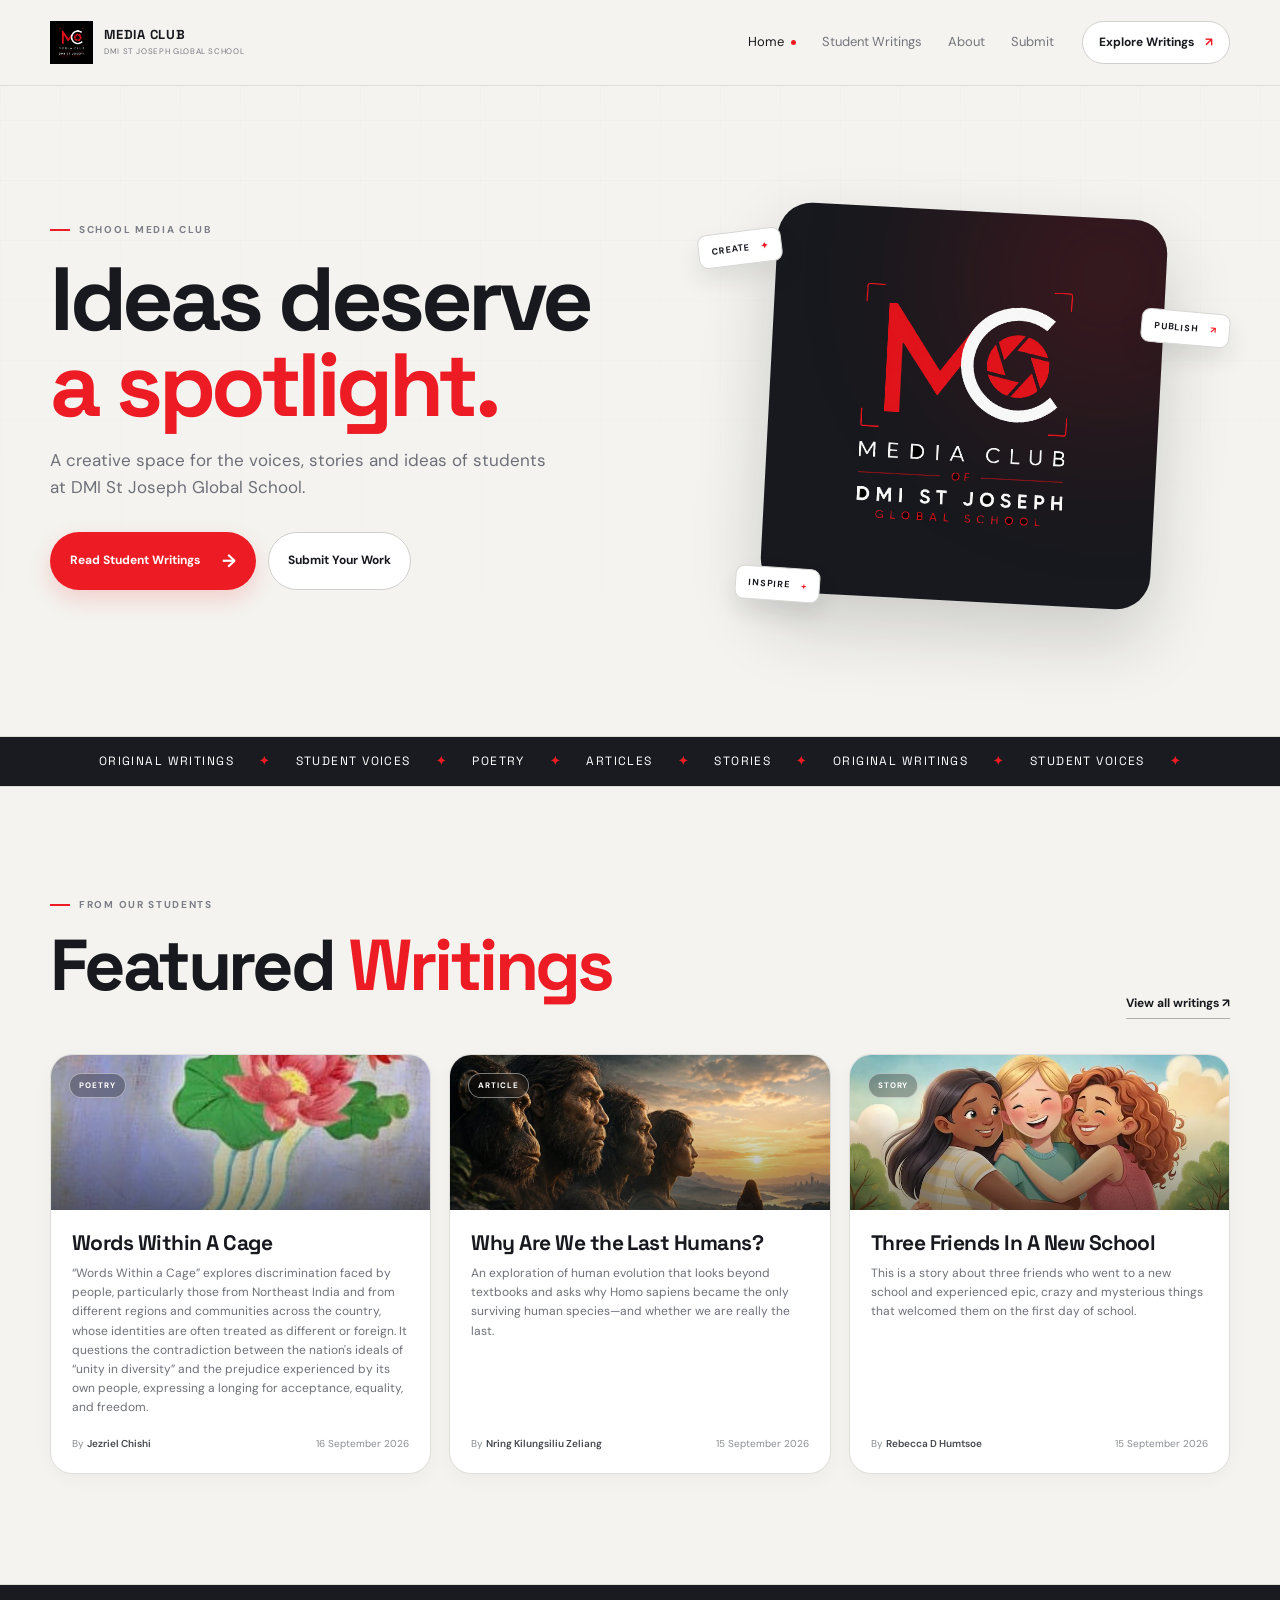
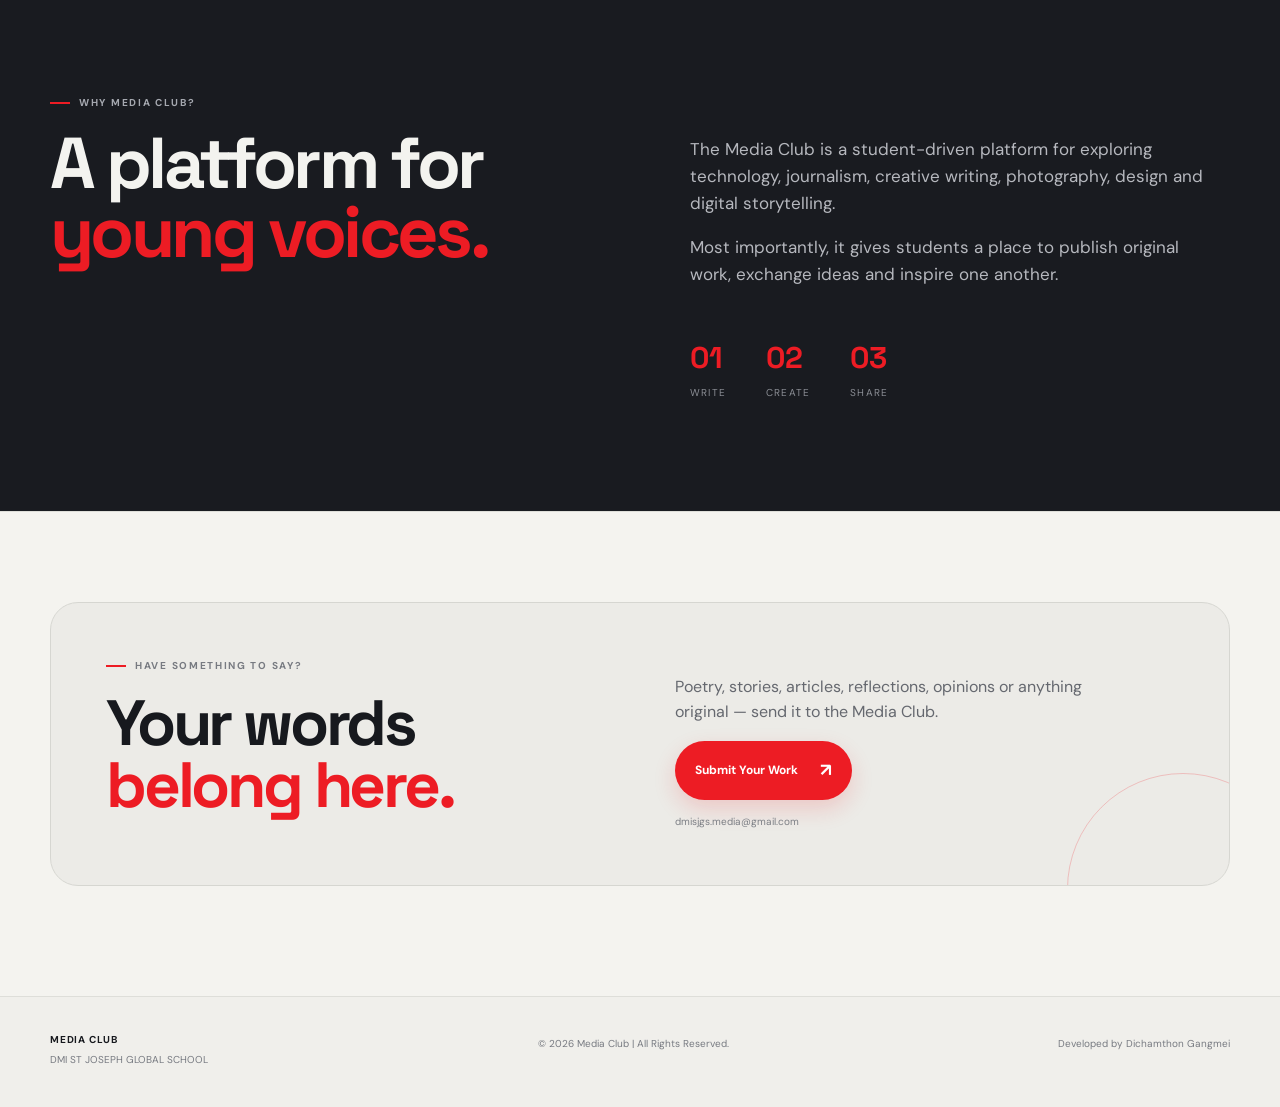
<file: index.html>
<!DOCTYPE html>
<html lang="en">
<head>
  <meta charset="UTF-8" />
  <meta name="viewport" content="width=device-width, initial-scale=1.0" />

  <title>Media Club | DMI St Joseph Global School</title>

  <meta name="description"
        content="Official Media Club of DMI St Joseph Global School. Explore student writings, articles, poetry, stories and creative works." />

  <meta name="keywords"
        content="DMI St Joseph Global School, Media Club, student writings, student articles, poetry, Dimapur" />

  <!-- Favicon -->
  <link rel="icon" type="image/png" sizes="48x48" href="red.png" />
  <link rel="apple-touch-icon" href="red.png" />

  <!-- Open Graph -->
  <meta property="og:title" content="Media Club | DMI St Joseph Global School" />
  <meta property="og:description"
        content="Official Media Club of DMI St Joseph Global School. Explore student writings, articles, poetry, stories and creative works." />
  <meta property="og:image" content="logo-transparent.png" />
  <meta property="og:type" content="website" />

  <!-- Google Search Console -->
  <meta name="google-site-verification"
        content="UwVJxQLOSkOMDiJJSydd3ZMlp75xblvAZ_xP9e0R0fg" />

  <link rel="preconnect" href="https://fonts.googleapis.com">
  <link rel="preconnect" href="https://fonts.gstatic.com" crossorigin>

  <link href="https://fonts.googleapis.com/css2?family=DM+Sans:wght@400;500;600;700&family=Space+Grotesk:wght@500;600;700&display=swap"
        rel="stylesheet">

  <link rel="stylesheet" href="css/style.css" />
</head>
<body>
  <div class="site-bg"></div>

  <header class="header">
    <a class="brand" href="index.html" aria-label="Media Club home">
      <span class="brand-mark"><img src="red.png" alt="Media Club logo"></span>
      <span>
        <strong>MEDIA CLUB</strong>
        <small>DMI ST JOSEPH GLOBAL SCHOOL</small>
      </span>
    </a>
    <nav class="nav">
      <a class="active" href="index.html">Home</a>
      <a href="writings.html">Student Writings</a>
      <a href="#about">About</a>
      <a href="#submit">Submit</a>
    </nav>
    <a class="nav-cta" href="writings.html">Explore Writings <span>↗</span></a>
    <button class="menu-btn" aria-label="Open menu">☰</button>
  </header>

  <main>
    <section class="hero container">
      <div class="hero-copy reveal">
        <div class="eyebrow"><span></span> SCHOOL MEDIA CLUB</div>
        <h1>Ideas deserve<br><em>a spotlight.</em></h1>
        <p class="hero-text">
          A creative space for the voices, stories and ideas of students at
          DMI St Joseph Global School.
        </p>
        <div class="hero-actions">
          <a class="btn btn-primary" href="writings.html">Read Student Writings <span>→</span></a>
          <a class="btn btn-ghost" href="#submit">Submit Your Work</a>
        </div>
      </div>

      <div class="hero-art reveal">
        <div class="hero-logo-panel">
          <div class="logo-glow"></div>
          <img src="logo-transparent.png" alt="Media Club of DMI St Joseph Global School" class="hero-logo">
        </div>
        <div class="floating-note note-one">CREATE <span>✦</span></div>
        <div class="floating-note note-two">PUBLISH <span>↗</span></div>
        <div class="floating-note note-three">INSPIRE <span>+</span></div>
      </div>
    </section>

    <section class="ticker">
      <div class="ticker-track">
        <span>ORIGINAL WRITINGS</span><b>✦</b><span>STUDENT VOICES</span><b>✦</b>
        <span>POETRY</span><b>✦</b><span>ARTICLES</span><b>✦</b>
        <span>STORIES</span><b>✦</b><span>ORIGINAL WRITINGS</span><b>✦</b>
        <span>STUDENT VOICES</span><b>✦</b>
      </div>
    </section>

    <section class="section container" id="featured">
      <div class="section-head reveal">
        <div>
          <div class="eyebrow"><span></span> FROM OUR STUDENTS</div>
          <h2>Featured <em>Writings</em></h2>
        </div>
        <a class="text-link" href="writings.html">View all writings ↗</a>
      </div>
      <div id="featuredGrid" class="writing-grid"></div>
    </section>

    <section class="about-section" id="about">
      <div class="container about-grid">
        <div class="reveal">
          <div class="eyebrow"><span></span> WHY MEDIA CLUB?</div>
          <h2>A platform for<br><em>young voices.</em></h2>
        </div>
        <div class="about-copy reveal">
          <p>
            The Media Club is a student-driven platform for exploring technology, journalism,
            creative writing, photography, design and digital storytelling.
          </p>
          <p>
            Most importantly, it gives students a place to publish original work,
            exchange ideas and inspire one another.
          </p>
          <div class="stat-row">
            <div><strong>01</strong><span>Write</span></div>
            <div><strong>02</strong><span>Create</span></div>
            <div><strong>03</strong><span>Share</span></div>
          </div>
        </div>
      </div>
    </section>

    <section class="submit-section container" id="submit">
      <div class="submit-box reveal">
        <div>
          <div class="eyebrow"><span></span> HAVE SOMETHING TO SAY?</div>
          <h2>Your words<br><em>belong here.</em></h2>
        </div>
        <div class="submit-right">
          <p>Poetry, stories, articles, reflections, opinions or anything original — send it to the Media Club.</p>
          <a class="btn btn-primary" href="mailto:dmisjgs.media@gmail.com?subject=Media Club Submission">Submit Your Work <span>↗</span></a>
          <small>dmisjgs.media@gmail.com</small>
        </div>
      </div>
    </section>
  </main>

  <footer class="footer">
    <div class="container footer-inner">
      <div>
        <strong>MEDIA CLUB</strong>
        <p>DMI ST JOSEPH GLOBAL SCHOOL</p>
      </div>
      
      <p>© 2026 Media Club | All Rights Reserved.</p>
      <p>Developed by Dichamthon Gangmei</p>
    </div>
  </footer>

  <script src="js/articles.js"></script>
  <script src="js/main.js"></script>
</body>
</html>
</file>
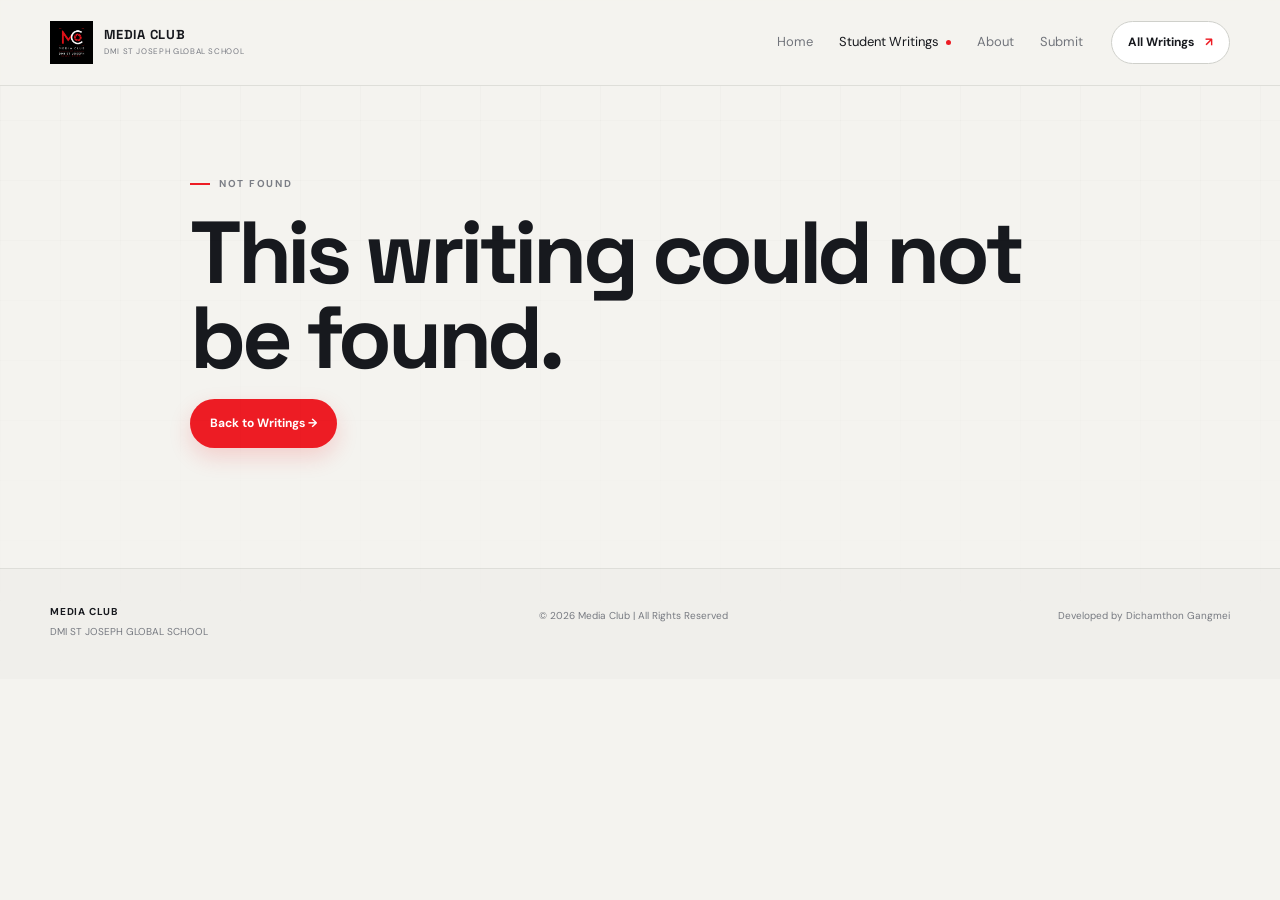
<file: article.html>
<!DOCTYPE html>
<html lang="en">
<head>
  <meta charset="UTF-8" />
  <meta name="viewport" content="width=device-width, initial-scale=1.0" />
  <title>Reading | Media Club</title>
  <link rel="preconnect" href="https://fonts.googleapis.com">
  <link rel="preconnect" href="https://fonts.gstatic.com" crossorigin>
  <link href="https://fonts.googleapis.com/css2?family=DM+Sans:wght@400;500;600;700&family=Space+Grotesk:wght@500;600;700&display=swap" rel="stylesheet">
  <link rel="stylesheet" href="css/style.css" />
  <link rel="icon" type="image/png" href="red.png">
</head>
<body>
  <div class="site-bg"></div>
  <header class="header">
    <a class="brand" href="index.html">
      <span class="brand-mark"><img src="red.png" alt="Media Club logo"></span>
      <span><strong>MEDIA CLUB</strong><small>DMI ST JOSEPH GLOBAL SCHOOL</small></span>
    </a>
    <nav class="nav">
      <a href="index.html">Home</a>
      <a class="active" href="writings.html">Student Writings</a>
      <a href="index.html#about">About</a>
      <a href="index.html#submit">Submit</a>
    </nav>
    <a class="nav-cta" href="writings.html">All Writings <span>↗</span></a>
    <button class="menu-btn" aria-label="Open menu">☰</button>
  </header>

  <main id="articlePage"></main>

  <footer class="footer">
    <div class="container footer-inner">
      <div><strong>MEDIA CLUB</strong><p>DMI ST JOSEPH GLOBAL SCHOOL</p></div>
      <p>© 2026 Media Club | All Rights Reserved</p>
      <p>Developed by Dichamthon Gangmei</p>
    </div>
  </footer>

  <div id="toast" class="toast">Link copied!</div>
  <script src="js/articles.js"></script>
  <script src="js/main.js"></script>
  <script src="js/article.js"></script>
</body>
</html>
</file>
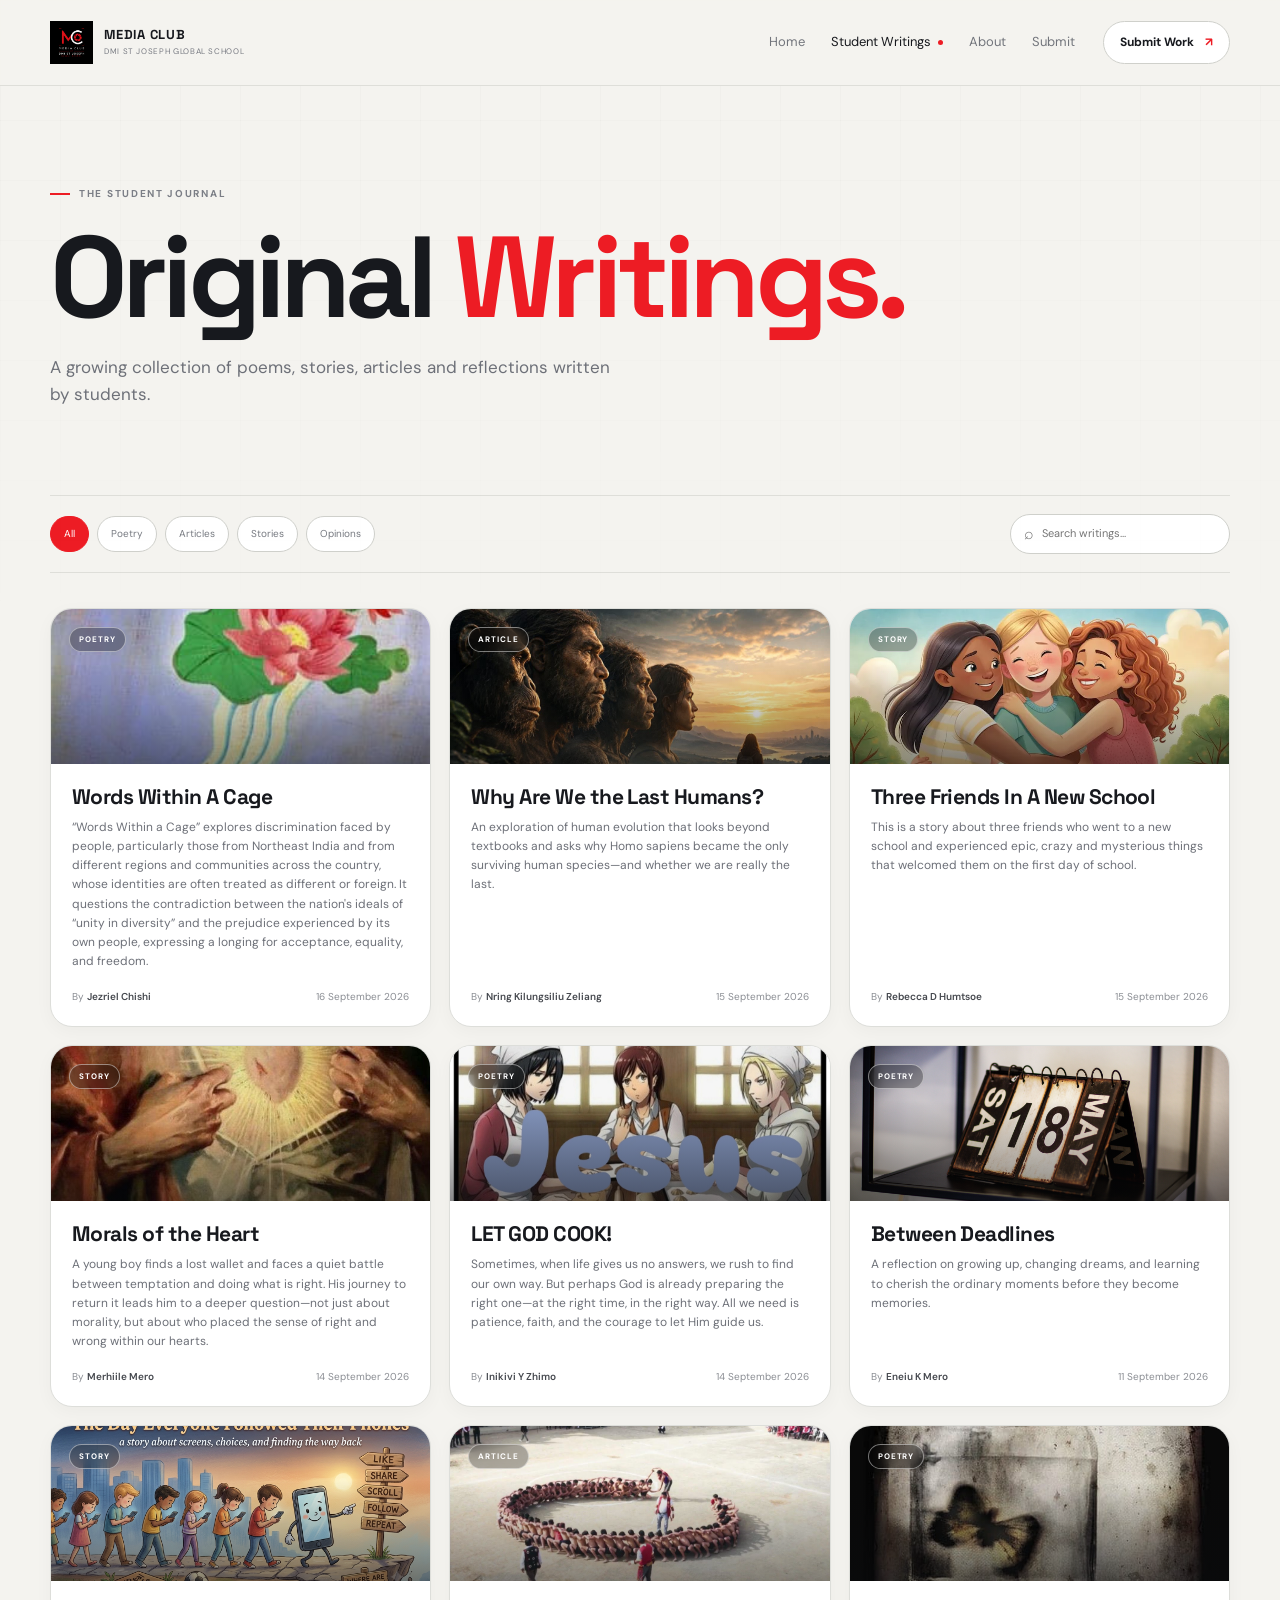
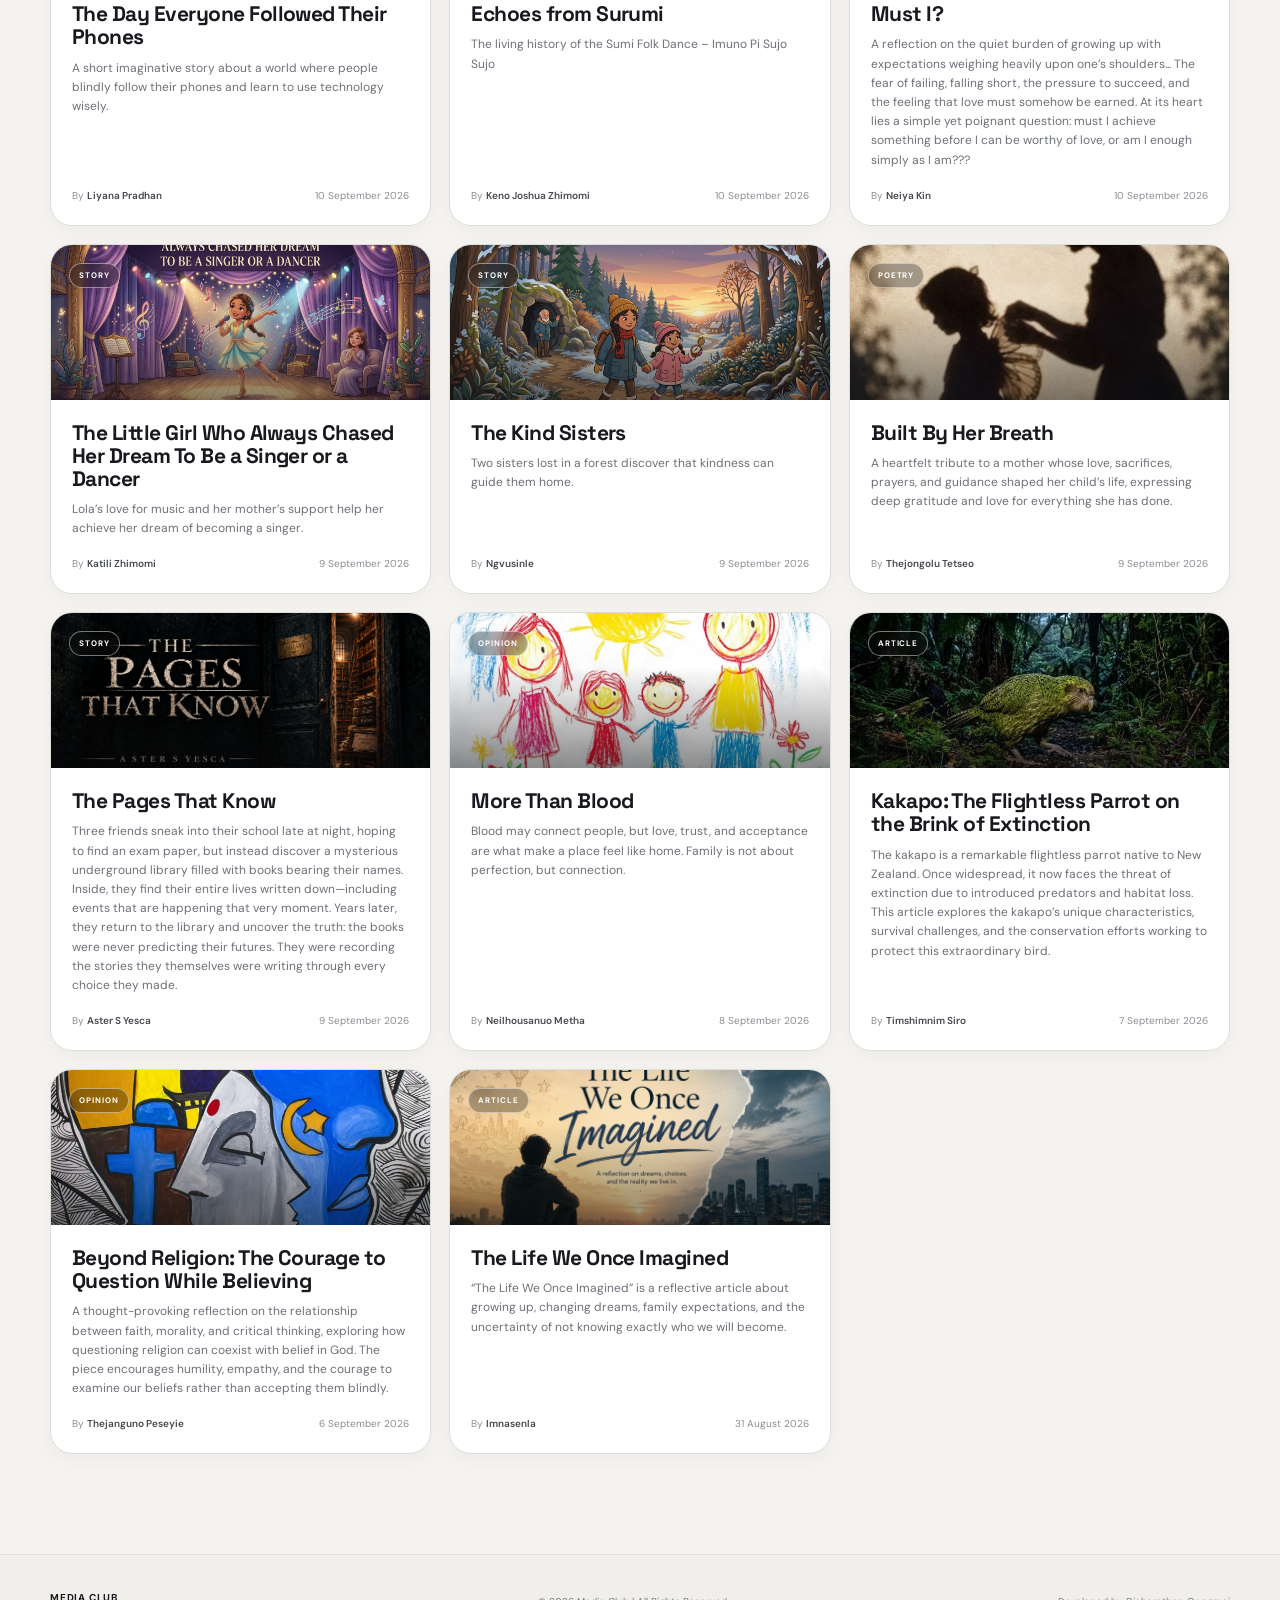
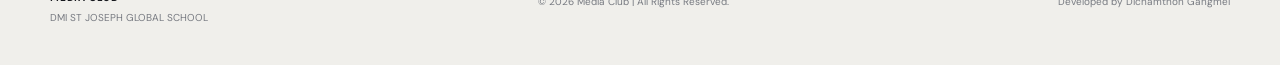
<file: writings.html>
<!DOCTYPE html>
<html lang="en">
<head>
  <meta charset="UTF-8" />
  <meta name="viewport" content="width=device-width, initial-scale=1.0" />
  <meta name="description" content="Original writings by students of DMI St Joseph Global School Media Club." />
  <title>Student Writings | Media Club</title>
  <link rel="preconnect" href="https://fonts.googleapis.com">
  <link rel="preconnect" href="https://fonts.gstatic.com" crossorigin>
  <link href="https://fonts.googleapis.com/css2?family=DM+Sans:wght@400;500;600;700&family=Space+Grotesk:wght@500;600;700&display=swap" rel="stylesheet">
  <link rel="stylesheet" href="css/style.css" />
  <link rel="icon" type="image/png" href="red.png">
</head>
<body>
  <div class="site-bg"></div>
  <header class="header">
    <a class="brand" href="index.html">
      <span class="brand-mark"><img src="red.png" alt="Media Club logo"></span>
      <span><strong>MEDIA CLUB</strong><small>DMI ST JOSEPH GLOBAL SCHOOL</small></span>
    </a>
    <nav class="nav">
      <a href="index.html">Home</a>
      <a class="active" href="writings.html">Student Writings</a>
      <a href="index.html#about">About</a>
      <a href="index.html#submit">Submit</a>
    </nav>
    <a class="nav-cta" href="index.html#submit">Submit Work <span>↗</span></a>
    <button class="menu-btn" aria-label="Open menu">☰</button>
  </header>

  <main>
    <section class="page-hero container reveal">
      <div class="eyebrow"><span></span> THE STUDENT JOURNAL</div>
      <h1>Original <em>Writings.</em></h1>
      <p>A growing collection of poems, stories, articles and reflections written by students.</p>
    </section>

    <section class="container writings-controls">
      <div class="filter-tabs" id="filters">
        <button class="filter active" data-filter="All">All</button>
        <button class="filter" data-filter="Poetry">Poetry</button>
        <button class="filter" data-filter="Article">Articles</button>
        <button class="filter" data-filter="Story">Stories</button>
        <button class="filter" data-filter="Opinion">Opinions</button>
      </div>
      <label class="search-box">
        <span>⌕</span>
        <input id="searchInput" type="search" placeholder="Search writings..." />
      </label>
    </section>

    <section class="container">
      <div id="allWritingsGrid" class="writing-grid full-grid"></div>
      <div id="emptyState" class="empty-state hidden">
        <strong>No writings found.</strong>
        <span>Try another keyword or category.</span>
      </div>
    </section>
  </main>

  <footer class="footer">
    <div class="container footer-inner">
      <div><strong>MEDIA CLUB</strong><p>DMI ST JOSEPH GLOBAL SCHOOL</p></div>
      <p>© 2026 Media Club | All Rights Reserved.</p>
      <p>Developed by Dichamthon Gangmei</p>
    </div>
  </footer>

  <script src="js/articles.js"></script>
  <script src="js/main.js"></script>
  <script src="js/writings.js"></script>
</body>
</html>
</file>
<file: css/style.css>
:root{
  --bg:#f4f3ef;
  --paper:#ffffff;
  --panel:#17191e;
  --panel-2:#22252b;
  --line:#deded9;
  --text:#17191e;
  --muted:#6d7078;
  --accent:#ed1c24;
  --accent-dark:#bd1118;
  --soft-red:#fff0f0;
  --max:1180px;
  --radius:22px;
}
*{box-sizing:border-box}
html{scroll-behavior:smooth}
body{margin:0;background:var(--bg);color:var(--text);font-family:"DM Sans",sans-serif;line-height:1.6}
a{color:inherit;text-decoration:none}
button,input{font:inherit}
.site-bg{position:fixed;inset:0;pointer-events:none;opacity:.42;background-image:linear-gradient(rgba(23,25,30,.045) 1px,transparent 1px),linear-gradient(90deg,rgba(23,25,30,.045) 1px,transparent 1px);background-size:60px 60px;mask-image:linear-gradient(to bottom,#000,transparent 85%)}
.container{width:min(var(--max),calc(100% - 48px));margin:auto}
.header{height:86px;border-bottom:1px solid var(--line);display:flex;align-items:center;gap:28px;padding:0 max(24px,calc((100vw - var(--max))/2));position:sticky;top:0;z-index:10;background:rgba(244,243,239,.9);backdrop-filter:blur(16px)}
.brand{display:flex;align-items:center;gap:11px;margin-right:auto}
.brand-mark{width:43px;height:43px;display:grid;place-items:center}
.brand-mark img{width:100%;height:100%;object-fit:contain}
.brand strong,.brand small{display:block;line-height:1.15}
.brand strong{font-family:"Space Grotesk";font-size:13px;letter-spacing:.06em}
.brand small{font-size:8px;color:#777a82;letter-spacing:.08em;margin-top:4px}
.nav{display:flex;gap:26px;align-items:center;}
.nav a{font-size:13px;color:#72757c;transition:.2s}
.nav a:hover,.nav a.active{color:var(--text)}
.nav a.active:after{content:"";display:inline-block;width:5px;height:5px;background:var(--accent);border-radius:50%;margin-left:7px;vertical-align:middle}
.nav-cta{border:1px solid #cfd0cb;border-radius:100px;padding:11px 16px;font-size:12px;font-weight:700;background:#fff}
.nav-cta span{color:var(--accent);margin-left:8px}
.menu-btn{display:none;background:none;border:0;color:var(--text);font-size:23px}
.hero{min-height:650px;display:grid;grid-template-columns:1.05fr .95fr;align-items:center;gap:60px;padding-top:65px;padding-bottom:75px}
.eyebrow{font-size:10px;font-weight:700;letter-spacing:.17em;color:#7b7e86;display:flex;align-items:center;gap:9px}
.eyebrow span{width:20px;height:2px;background:var(--accent);display:inline-block}
h1,h2{font-family:"Space Grotesk",sans-serif;line-height:.97;letter-spacing:-.05em;margin:18px 0}
.hero h1{font-size:clamp(58px,7vw,100px);max-width:760px}
h1 em,h2 em{font-style:normal;color:var(--accent)}
.hero-text{color:var(--muted);max-width:510px;font-size:17px}
.hero-actions{display:flex;gap:12px;margin-top:30px;flex-wrap:wrap}
.btn{display:inline-flex;align-items:center;gap:22px;padding:14px 19px;border-radius:100px;font-size:12px;font-weight:700;border:1px solid transparent;transition:transform .2s,background .2s}
.btn:hover{transform:translateY(-2px)}
.btn-primary{background:var(--accent);color:#fff;box-shadow:0 9px 22px rgba(237,28,36,.17)}
.btn-ghost{border-color:#cfd0cb;color:var(--text);background:#fff}
.btn-primary span{font-size:18px}
.hero-art{min-height:500px;position:relative;display:grid;place-items:center}
.hero-logo-panel{width:min(390px,80%);aspect-ratio:1/1;border-radius:34px;background:#17191e;display:grid;place-items:center;position:relative;overflow:hidden;box-shadow:0 30px 70px rgba(23,25,30,.18);transform:rotate(3deg)}
.hero-logo{width:92%;height:92%;object-fit:contain;position:relative;z-index:2}
.logo-glow{position:absolute;width:300px;height:300px;border-radius:50%;background:var(--accent);filter:blur(90px);opacity:.18;right:-90px;top:-90px}
.floating-note{position:absolute;background:#fff;border:1px solid #d7d8d4;border-radius:9px;padding:9px 12px;font-size:9px;font-weight:700;letter-spacing:.1em;z-index:3;box-shadow:0 12px 25px rgba(23,25,30,.1)}
.floating-note span{color:var(--accent);margin-left:8px}
.note-one{top:15%;left:0;transform:rotate(-7deg)}
.note-two{right:0;top:31%;transform:rotate(5deg)}
.note-three{bottom:11%;left:7%;transform:rotate(4deg)}
.ticker{overflow:hidden;border-top:1px solid var(--line);border-bottom:1px solid var(--line);padding:15px 0;background:#191b20;color:#fff}
.ticker-track{display:flex;gap:25px;white-space:nowrap;justify-content:center;font-family:"Space Grotesk";font-size:12px;letter-spacing:.12em}
.ticker b{color:var(--accent)}
.section{padding-top:110px;padding-bottom:110px}
.section-head{display:flex;justify-content:space-between;align-items:end;margin-bottom:35px}
h2{font-size:clamp(45px,6vw,72px)}
.text-link{font-size:12px;font-weight:700;border-bottom:1px solid #aeb0ae;padding-bottom:5px}
.writing-grid{display:grid;grid-template-columns:repeat(3,1fr);gap:18px}
.writing-card{background:var(--paper);border:1px solid #dddeda;border-radius:var(--radius);overflow:hidden;transition:.25s;display:flex;flex-direction:column;min-height:330px;box-shadow:0 5px 18px rgba(23,25,30,.035)}
.writing-card:hover{border-color:#c4c6c1;transform:translateY(-5px);box-shadow:0 18px 35px rgba(23,25,30,.08)}
.card-visual{height:155px;position:relative;padding:18px;overflow:hidden;background:radial-gradient(circle at 80% 20%,rgba(237,28,36,.14),transparent 38%),#ecebe7}
.card-visual.has-image{padding:0;background:#191b20}
.card-visual.has-image img{width:100%;height:100%;display:block;object-fit:cover;transition:transform .4s ease}
.writing-card:hover .card-visual.has-image img{transform:scale(1.045)}
.image-shade{position:absolute;inset:0;background:linear-gradient(to top,rgba(10,11,13,.48),transparent 65%)}
.card-visual.has-image .category{position:absolute;top:18px;left:18px;color:#fff;border-color:rgba(255,255,255,.45);background:rgba(10,11,13,.3);backdrop-filter:blur(6px)}
.article-cover{margin-top:45px;width:100%;aspect-ratio:16/8;overflow:hidden;border-radius:22px;background:#191b20;border:1px solid #d6d6d1}
.article-cover img{width:100%;height:100%;object-fit:cover;display:block}
.card-visual .big-letter{font-family:"Space Grotesk";font-size:115px;line-height:.75;color:#d8d8d3;position:absolute;right:8px;bottom:-8px;font-weight:700}
.category{position:relative;display:inline-flex;border:1px solid #c9cbc6;border-radius:100px;padding:5px 9px;font-size:8px;letter-spacing:.12em;font-weight:700;color:#4e5158;background:rgba(255,255,255,.55)}
.card-body{padding:21px;display:flex;flex-direction:column;flex:1}
.card-body h3{font-family:"Space Grotesk";font-size:21px;line-height:1.1;margin:0 0 10px;letter-spacing:-.025em}
.card-body p{font-size:12px;color:var(--muted);margin:0 0 18px}
.author{margin-top:auto;display:flex;justify-content:space-between;align-items:center;font-size:10px;color:#8a8d93}
.author strong{color:#45484e;font-weight:600}
.about-section{border-top:1px solid var(--line);border-bottom:1px solid var(--line);background:#191b20;color:#f3f3ef;padding:110px 0}
.about-section .eyebrow{color:#a6a9b0}
.about-section .eyebrow span{background:var(--accent)}
.about-grid{display:grid;grid-template-columns:1fr 1fr;gap:100px}
.about-copy{padding-top:24px}
.about-copy p{font-size:17px;color:#b6b8be;max-width:530px}
.stat-row{display:flex;gap:40px;margin-top:45px}
.stat-row div{display:grid;gap:3px}
.stat-row strong{font-family:"Space Grotesk";color:var(--accent);font-size:30px}
.stat-row span{font-size:10px;text-transform:uppercase;letter-spacing:.12em;color:#8b8e95}
.submit-section{padding-top:90px;padding-bottom:110px}
.submit-box{background:#ecebe7;color:var(--text);border:1px solid #d6d6d1;border-radius:28px;padding:55px;display:grid;grid-template-columns:1fr 1fr;gap:70px;position:relative;overflow:hidden}
.submit-box:after{content:"";position:absolute;width:230px;height:230px;border-radius:50%;border:1px solid rgba(237,28,36,.22);right:-70px;bottom:-120px}
.submit-box .eyebrow{color:#777a81}
.submit-box .eyebrow span{background:var(--accent)}
.submit-box h2{font-size:clamp(48px,5vw,70px);margin-bottom:0}
.submit-box h2 em{color:var(--accent)}
.submit-right{align-self:end}
.submit-right p{font-size:16px;max-width:450px;color:#65686f}
.submit-right .btn{background:var(--accent);color:#fff}
.submit-right small{display:block;margin-top:14px;font-size:10px;color:#7b7e84}
.footer{border-top:1px solid var(--line);padding:35px 0;background:#f0efeb}
.footer-inner{display:flex;justify-content:space-between;gap:30px;color:#777a81;font-size:10px}
.footer strong{color:var(--text);letter-spacing:.08em}
.footer p{margin:4px 0}
.page-hero{padding-top:100px;padding-bottom:70px}
.page-hero h1{font-size:clamp(65px,9vw,120px);margin:20px 0}
.page-hero p{max-width:570px;color:var(--muted);font-size:17px}
.writings-controls{border-top:1px solid var(--line);border-bottom:1px solid var(--line);padding:18px 0;margin-bottom:35px;display:flex;justify-content:space-between;gap:20px;align-items:center}
.filter-tabs{display:flex;gap:8px;flex-wrap:wrap}
.filter{border:1px solid #cfd0cb;background:#fff;color:#777a81;border-radius:100px;padding:9px 13px;font-size:10px;cursor:pointer}
.filter.active,.filter:hover{background:var(--accent);color:#fff;border-color:var(--accent)}
.search-box{width:220px;border:1px solid #cfd0cb;background:#fff;border-radius:100px;display:flex;gap:8px;align-items:center;padding:0 13px;color:#777}
.search-box input{background:none;border:0;outline:0;color:var(--text);width:100%;font-size:11px;padding:10px 0}
.full-grid{padding-bottom:100px}
.empty-state{text-align:center;padding:80px 0 140px;color:#777}
.empty-state strong,.empty-state span{display:block}
.empty-state strong{color:var(--text);font-family:"Space Grotesk";font-size:25px}
.hidden{display:none!important}
.article-wrap{padding:90px 0 120px}
.article-head{max-width:900px;margin:auto}
.back-link{display:inline-block;color:#858990;font-size:11px;margin-bottom:40px}
.article-meta{display:flex;gap:12px;align-items:center;color:#858990;font-size:10px}
.article-title{font-size:clamp(48px,7vw,88px);max-width:950px;margin:18px 0}
.article-dek{font-size:19px;color:#777a82;max-width:760px}
.article-byline{margin-top:25px;color:#858990;font-size:11px}
.article-byline strong{color:#30333a}
.article-layout{display:grid;grid-template-columns:1fr 180px;gap:65px;max-width:900px;margin:65px auto 0}
.article-content{font-family:Georgia,serif;font-size:19px;line-height:1.85;color:#363940}
.article-content p{margin:0 0 28px}
.article-content .dropcap:first-letter{font-size:65px;float:left;line-height:.8;color:var(--accent);padding:10px 8px 0 0;font-family:"Space Grotesk"}
.share-panel{border-left:1px solid var(--line);padding-left:25px;height:max-content;position:sticky;top:120px}
.share-panel span{display:block;font-size:9px;color:#777b84;letter-spacing:.12em;margin-bottom:12px}
.share-buttons{display:grid;gap:8px}
.share-btn{background:#fff;border:1px solid #d2d3cf;color:#55585f;border-radius:8px;padding:9px;font-size:10px;cursor:pointer;text-align:left}
.share-btn:hover{border-color:var(--accent);color:var(--accent)}
.article-footer{max-width:900px;margin:65px auto 0;padding-top:25px;border-top:1px solid var(--line)}
.toast{position:fixed;bottom:25px;left:50%;transform:translate(-50%,20px);background:var(--accent);color:#fff;border-radius:100px;padding:10px 18px;font-size:11px;font-weight:700;opacity:0;pointer-events:none;transition:.25s;z-index:50}
.toast.show{opacity:1;transform:translate(-50%,0)}
.reveal{animation:rise .65s ease both}
@keyframes rise{from{opacity:0;transform:translateY(18px)}to{opacity:1;transform:none}}
@media(max-width:800px){
  .header{height:72px;padding:0 20px}
  .nav,.nav-cta{display:none}
  .menu-btn{display:block}
  .container{width:min(100% - 34px,var(--max))}
  .hero{grid-template-columns:1fr;gap:10px;padding-top:60px}
  .hero-art{min-height:430px}
  .hero-logo-panel{width:min(330px,82vw)}
  .writing-grid{grid-template-columns:1fr}
  .about-grid,.submit-box{grid-template-columns:1fr;gap:35px}
  .submit-box{padding:35px 28px}
  .section-head{align-items:start;gap:20px;flex-direction:column}
  .writings-controls{align-items:stretch;flex-direction:column}
  .search-box{width:100%}
  .article-layout{grid-template-columns:1fr}
  .share-panel{position:static;border-left:0;border-top:1px solid var(--line);padding:20px 0}
  .share-buttons{display:flex;flex-wrap:wrap}
  .footer-inner{flex-direction:column}
}
</file>
